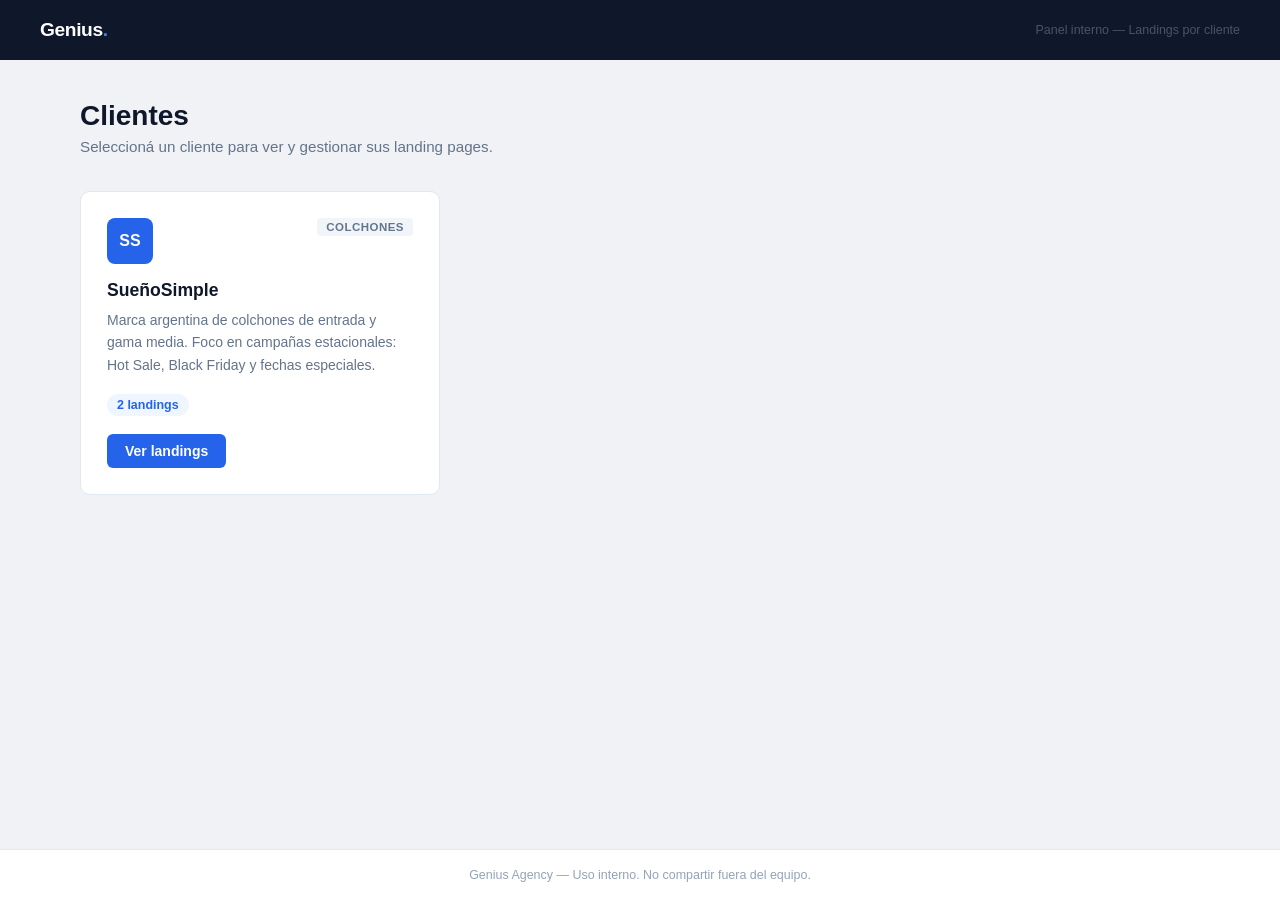
<file: index.html>
<!DOCTYPE html>
<html lang="es">
<head>
  <meta charset="UTF-8">
  <meta name="viewport" content="width=device-width, initial-scale=1.0">
  <title>Genius Agency — Landings</title>
  <link rel="stylesheet" href="css/styles.css">
</head>
<body>

  <header class="site-header">
    <a href="index.html" class="brand">Genius<span>.</span></a>
    <span class="header-meta">Panel interno — Landings por cliente</span>
  </header>

  <main>
    <div class="page-header">
      <h1>Clientes</h1>
      <p>Seleccioná un cliente para ver y gestionar sus landing pages.</p>
    </div>

    <div class="client-grid">

      <div class="client-card">
        <div class="client-card-top">
          <div class="client-avatar av-blue">SS</div>
          <span class="client-industry">Colchones</span>
        </div>
        <h2>SueñoSimple</h2>
        <p>Marca argentina de colchones de entrada y gama media. Foco en campañas estacionales: Hot Sale, Black Friday y fechas especiales.</p>
        <span class="client-stat">2 landings</span>
        <br>
        <a href="suenosimple/index.html" class="btn btn-primary">Ver landings</a>
      </div>

      <!-- <div class="client-card">
        <div class="client-card-top">
          <div class="client-avatar av-slate">TS</div>
          <span class="client-industry">Tecnología</span>
        </div>
        <h2>TechStore</h2>
        <p>Retailer de electrónica y accesorios tecnológicos. Activo en campañas de descuento y lanzamientos de producto durante todo el año.</p>
        <span class="client-stat">2 landings</span>
        <br>
        <a href="techstore/index.html" class="btn btn-primary">Ver landings</a>
      </div> -->

      <!-- <div class="client-card">
        <div class="client-card-top">
          <div class="client-avatar av-rose">ML</div>
          <span class="client-industry">Moda</span>
        </div>
        <h2>ModaLatam</h2>
        <p>Marca de indumentaria femenina con presencia en Argentina, Chile y Colombia. Campañas orientadas a colecciones estacionales y eventos de descuento.</p>
        <span class="client-stat">2 landings</span>
        <br>
        <a href="modalatam/index.html" class="btn btn-primary">Ver landings</a>
      </div> -->

    </div>
  </main>

  <footer class="site-footer">
    Genius Agency &mdash; Uso interno. No compartir fuera del equipo.
  </footer>

</body>
</html>
</file>
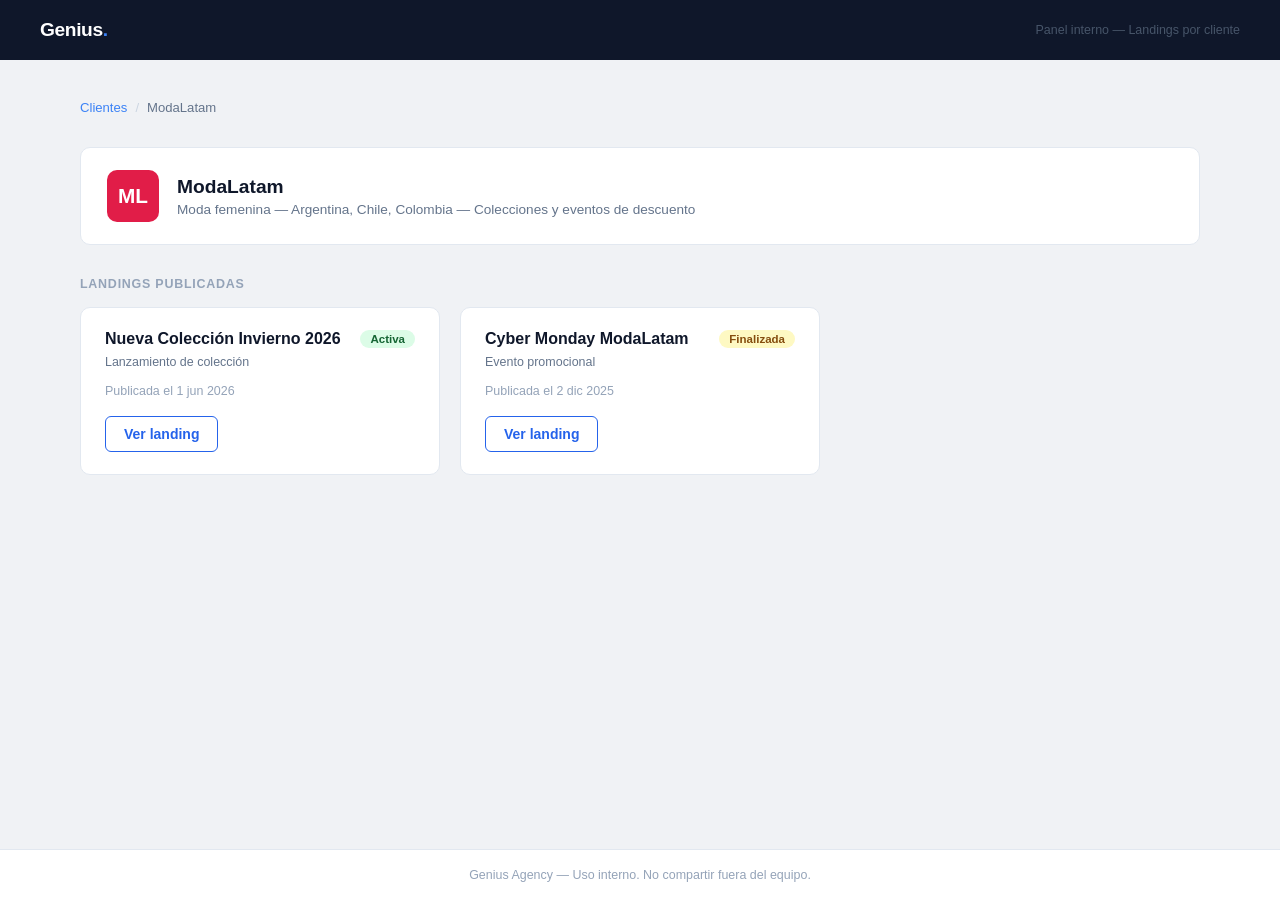
<file: modalatam/index.html>
<!DOCTYPE html>
<html lang="es">
<head>
  <meta charset="UTF-8">
  <meta name="viewport" content="width=device-width, initial-scale=1.0">
  <title>ModaLatam — Landings | Genius</title>
  <link rel="stylesheet" href="../css/styles.css">
</head>
<body>

  <header class="site-header">
    <a href="../index.html" class="brand">Genius<span>.</span></a>
    <span class="header-meta">Panel interno — Landings por cliente</span>
  </header>

  <main>
    <nav class="breadcrumb">
      <a href="../index.html">Clientes</a>
      <span class="sep">/</span>
      <span>ModaLatam</span>
    </nav>

    <div class="client-info">
      <div class="client-info-avatar av-rose">ML</div>
      <div class="client-info-text">
        <h2>ModaLatam</h2>
        <p>Moda femenina &mdash; Argentina, Chile, Colombia &mdash; Colecciones y eventos de descuento</p>
      </div>
    </div>

    <p class="section-label">Landings publicadas</p>

    <div class="landing-grid">

      <div class="landing-card">
        <div class="landing-card-top">
          <div>
            <h3>Nueva Colección Invierno 2026</h3>
            <span class="landing-type">Lanzamiento de colección</span>
          </div>
          <span class="badge badge-active">Activa</span>
        </div>
        <p class="landing-date">Publicada el 1 jun 2026</p>
        <a href="nueva-coleccion.html" class="btn btn-outline">Ver landing</a>
      </div>

      <div class="landing-card">
        <div class="landing-card-top">
          <div>
            <h3>Cyber Monday ModaLatam</h3>
            <span class="landing-type">Evento promocional</span>
          </div>
          <span class="badge badge-inactive">Finalizada</span>
        </div>
        <p class="landing-date">Publicada el 2 dic 2025</p>
        <a href="cyber-monday.html" class="btn btn-outline">Ver landing</a>
      </div>

    </div>
  </main>

  <footer class="site-footer">
    Genius Agency &mdash; Uso interno. No compartir fuera del equipo.
  </footer>

</body>
</html>
</file>
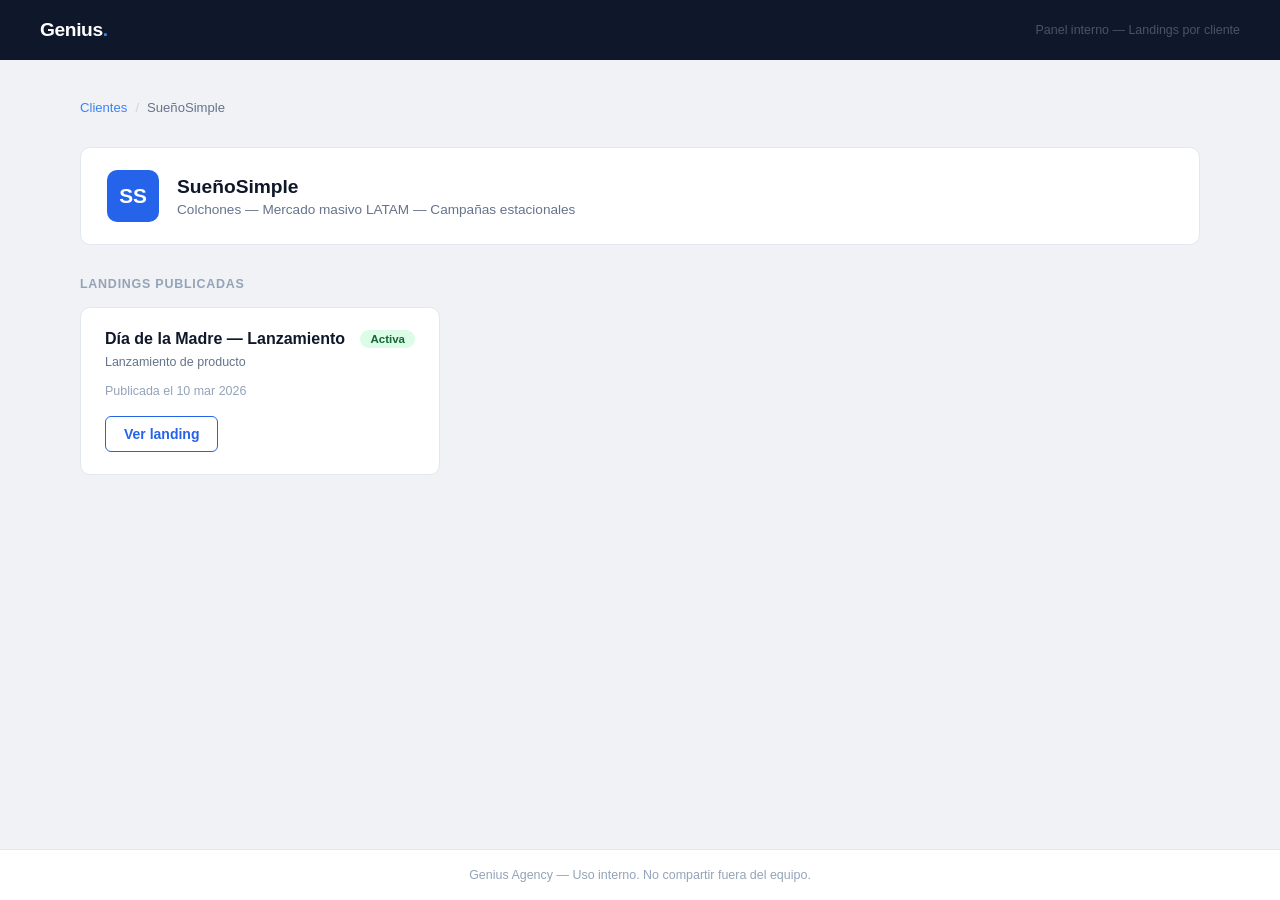
<file: suenosimple/index.html>
<!DOCTYPE html>
<html lang="es">
<head>
  <meta charset="UTF-8">
  <meta name="viewport" content="width=device-width, initial-scale=1.0">
  <title>SueñoSimple — Landings | Genius</title>
  <link rel="stylesheet" href="../css/styles.css">
</head>
<body>

  <header class="site-header">
    <a href="../index.html" class="brand">Genius<span>.</span></a>
    <span class="header-meta">Panel interno — Landings por cliente</span>
  </header>

  <main>
    <nav class="breadcrumb">
      <a href="../index.html">Clientes</a>
      <span class="sep">/</span>
      <span>SueñoSimple</span>
    </nav>

    <div class="client-info">
      <div class="client-info-avatar av-blue">SS</div>
      <div class="client-info-text">
        <h2>SueñoSimple</h2>
        <p>Colchones &mdash; Mercado masivo LATAM &mdash; Campañas estacionales</p>
      </div>
    </div>

    <p class="section-label">Landings publicadas</p>

    <div class="landing-grid">

      <!-- <div class="landing-card">
        <div class="landing-card-top">
          <div>
            <h3>Economica Pro — Lanzamiento</h3>
            <span class="landing-type">Lanzamiento de producto</span>
          </div>
          <span class="badge badge-active">Activa</span>
        </div>
        <p class="landing-date">Publicada el 10 mar 2026</p>
        <a href="economica-pro.html" class="btn btn-outline">Ver landing</a>
      </div> -->

      <div class="landing-card">
        <div class="landing-card-top">
          <div>
            <h3>Día de la Madre — Lanzamiento</h3>
            <span class="landing-type">Lanzamiento de producto</span>
          </div>
          <span class="badge badge-active">Activa</span>
        </div>
        <p class="landing-date">Publicada el 10 mar 2026</p>
        <a href="diamadre.html" class="btn btn-outline">Ver landing</a>
      </div>

    </div>
  </main>

  <footer class="site-footer">
    Genius Agency &mdash; Uso interno. No compartir fuera del equipo.
  </footer>

</body>
</html>
</file>
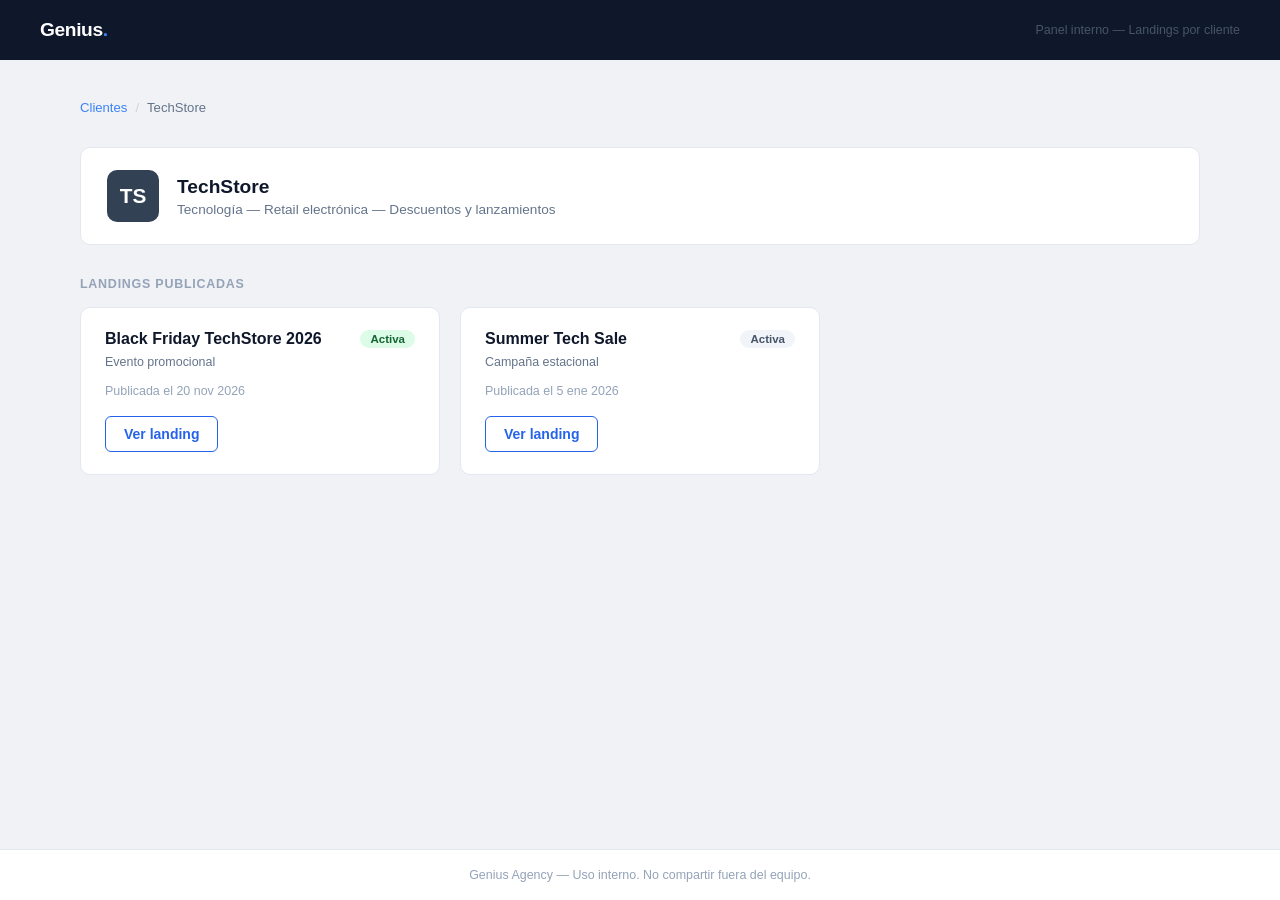
<file: techstore/index.html>
<!DOCTYPE html>
<html lang="es">
<head>
  <meta charset="UTF-8">
  <meta name="viewport" content="width=device-width, initial-scale=1.0">
  <title>TechStore — Landings | Genius</title>
  <link rel="stylesheet" href="../css/styles.css">
</head>
<body>

  <header class="site-header">
    <a href="../index.html" class="brand">Genius<span>.</span></a>
    <span class="header-meta">Panel interno — Landings por cliente</span>
  </header>

  <main>
    <nav class="breadcrumb">
      <a href="../index.html">Clientes</a>
      <span class="sep">/</span>
      <span>TechStore</span>
    </nav>

    <div class="client-info">
      <div class="client-info-avatar av-slate">TS</div>
      <div class="client-info-text">
        <h2>TechStore</h2>
        <p>Tecnología &mdash; Retail electrónica &mdash; Descuentos y lanzamientos</p>
      </div>
    </div>

    <p class="section-label">Landings publicadas</p>

    <div class="landing-grid">

      <div class="landing-card">
        <div class="landing-card-top">
          <div>
            <h3>Black Friday TechStore 2026</h3>
            <span class="landing-type">Evento promocional</span>
          </div>
          <span class="badge badge-active">Activa</span>
        </div>
        <p class="landing-date">Publicada el 20 nov 2026</p>
        <a href="black-friday.html" class="btn btn-outline">Ver landing</a>
      </div>

      <div class="landing-card">
        <div class="landing-card-top">
          <div>
            <h3>Summer Tech Sale</h3>
            <span class="landing-type">Campaña estacional</span>
          </div>
          <span class="badge badge-draft">Activa</span>
        </div>
        <p class="landing-date">Publicada el 5 ene 2026</p>
        <a href="summer-tech.html" class="btn btn-outline">Ver landing</a>
      </div>

    </div>
  </main>

  <footer class="site-footer">
    Genius Agency &mdash; Uso interno. No compartir fuera del equipo.
  </footer>

</body>
</html>
</file>
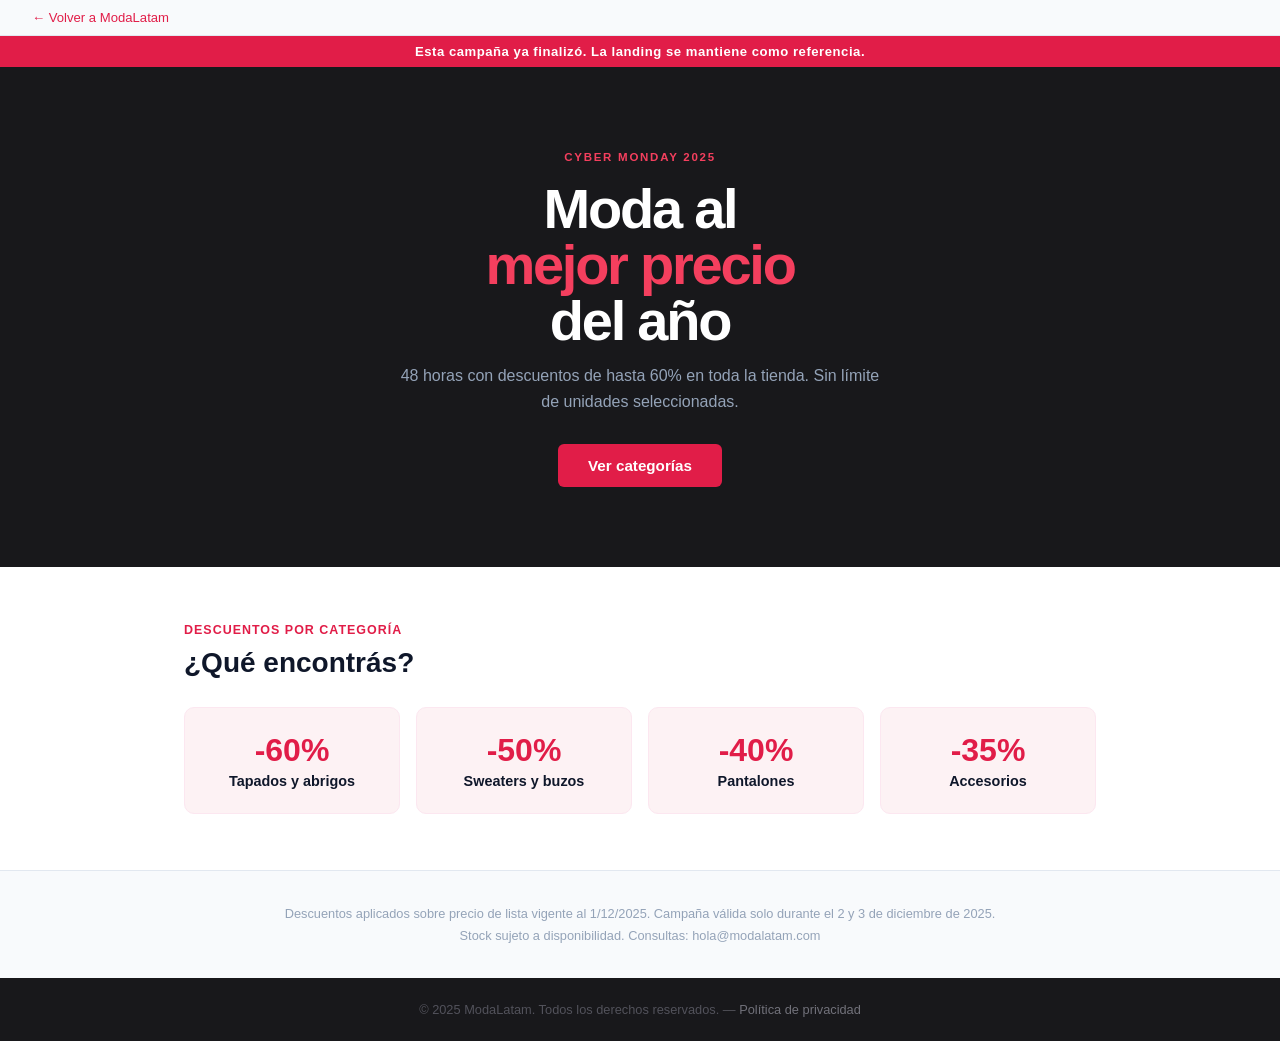
<file: modalatam/cyber-monday.html>
<!DOCTYPE html>
<html lang="es">
<head>
  <meta charset="UTF-8">
  <meta name="viewport" content="width=device-width, initial-scale=1.0">
  <title>Cyber Monday — ModaLatam</title>
  <style>
    *, *::before, *::after { box-sizing: border-box; margin: 0; padding: 0; }

    body {
      font-family: -apple-system, BlinkMacSystemFont, 'Segoe UI', Roboto, sans-serif;
      background: #ffffff;
      color: #0f172a;
    }

    .back-bar {
      background: #f8fafc;
      border-bottom: 1px solid #e2e8f0;
      padding: 10px 32px;
      font-size: 0.82rem;
    }

    .back-bar a { color: #e11d48; text-decoration: none; }
    .back-bar a:hover { text-decoration: underline; }

    .notice-bar {
      background: #e11d48;
      color: #fff;
      text-align: center;
      padding: 8px 16px;
      font-size: 0.82rem;
      font-weight: 600;
      letter-spacing: 0.04em;
    }

    .hero {
      background: #18181b;
      color: #fff;
      text-align: center;
      padding: 80px 24px;
    }

    .hero .event-tag {
      display: inline-block;
      font-size: 0.72rem;
      font-weight: 700;
      letter-spacing: 0.15em;
      text-transform: uppercase;
      color: #f43f5e;
      margin-bottom: 14px;
    }

    .hero h1 {
      font-size: 3.5rem;
      font-weight: 900;
      letter-spacing: -0.04em;
      line-height: 1;
      margin-bottom: 14px;
    }

    .hero h1 .highlight { color: #f43f5e; }

    .hero p {
      font-size: 1rem;
      color: #94a3b8;
      max-width: 480px;
      margin: 0 auto 28px;
      line-height: 1.65;
    }

    .btn-red {
      background: #e11d48;
      color: #fff;
      padding: 13px 30px;
      border-radius: 6px;
      font-size: 0.95rem;
      font-weight: 700;
      text-decoration: none;
      display: inline-block;
      transition: background 0.15s;
    }

    .btn-red:hover { background: #be123c; }

    .categories {
      padding: 56px 24px;
      max-width: 960px;
      margin: 0 auto;
    }

    .categories .label {
      font-size: 0.78rem;
      font-weight: 700;
      text-transform: uppercase;
      letter-spacing: 0.08em;
      color: #e11d48;
      margin-bottom: 10px;
    }

    .categories h2 {
      font-size: 1.75rem;
      font-weight: 800;
      margin-bottom: 28px;
    }

    .cat-grid {
      display: grid;
      grid-template-columns: repeat(auto-fill, minmax(200px, 1fr));
      gap: 16px;
    }

    .cat-card {
      background: #fdf2f4;
      border-radius: 10px;
      padding: 24px 20px;
      text-align: center;
      border: 1px solid #fce7f0;
      transition: box-shadow 0.15s;
    }

    .cat-card:hover { box-shadow: 0 4px 16px rgba(225,29,72,0.1); }

    .cat-card .pct {
      font-size: 2rem;
      font-weight: 900;
      color: #e11d48;
      display: block;
      margin-bottom: 4px;
    }

    .cat-card h3 { font-size: 0.9rem; font-weight: 700; }

    .terms {
      background: #f8fafc;
      border-top: 1px solid #e2e8f0;
      padding: 32px 24px;
      text-align: center;
      font-size: 0.8rem;
      color: #94a3b8;
      line-height: 1.7;
    }

    .footer {
      background: #18181b;
      color: #52525b;
      text-align: center;
      padding: 24px;
      font-size: 0.8rem;
    }

    .footer a { color: #71717a; text-decoration: none; }
  </style>
</head>
<body>

  <div class="back-bar">
    <a href="index.html">← Volver a ModaLatam</a>
  </div>

  <div class="notice-bar">Esta campaña ya finalizó. La landing se mantiene como referencia.</div>

  <section class="hero">
    <p class="event-tag">Cyber Monday 2025</p>
    <h1>Moda al<br><span class="highlight">mejor precio</span><br>del año</h1>
    <p>48 horas con descuentos de hasta 60% en toda la tienda. Sin límite de unidades seleccionadas.</p>
    <a href="#categorias" class="btn-red">Ver categorías</a>
  </section>

  <section class="categories" id="categorias">
    <p class="label">Descuentos por categoría</p>
    <h2>¿Qué encontrás?</h2>
    <div class="cat-grid">
      <div class="cat-card">
        <span class="pct">-60%</span>
        <h3>Tapados y abrigos</h3>
      </div>
      <div class="cat-card">
        <span class="pct">-50%</span>
        <h3>Sweaters y buzos</h3>
      </div>
      <div class="cat-card">
        <span class="pct">-40%</span>
        <h3>Pantalones</h3>
      </div>
      <div class="cat-card">
        <span class="pct">-35%</span>
        <h3>Accesorios</h3>
      </div>
    </div>
  </section>

  <div class="terms">
    Descuentos aplicados sobre precio de lista vigente al 1/12/2025. Campaña válida solo durante el 2 y 3 de diciembre de 2025.<br>
    Stock sujeto a disponibilidad. Consultas: hola@modalatam.com
  </div>

  <footer class="footer">
    &copy; 2025 ModaLatam. Todos los derechos reservados. &mdash;
    <a href="#">Política de privacidad</a>
  </footer>

</body>
</html>
</file>
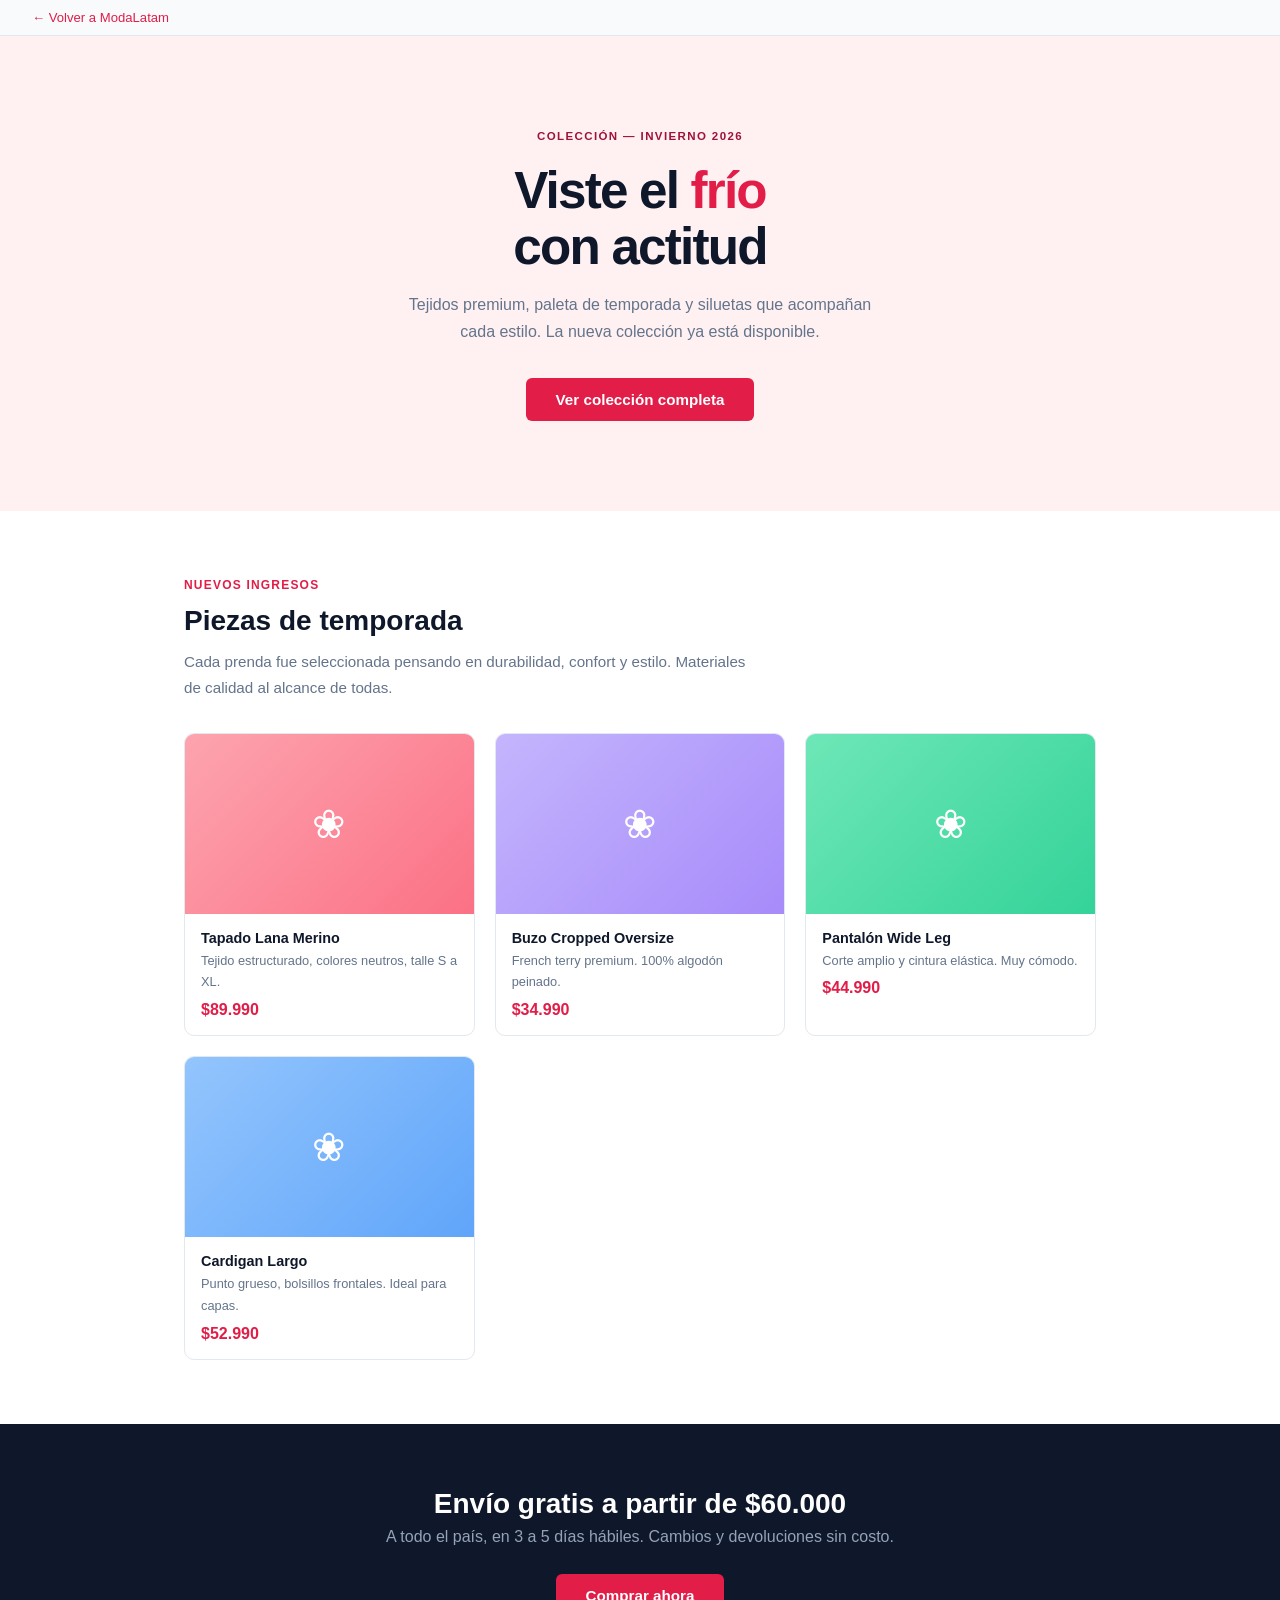
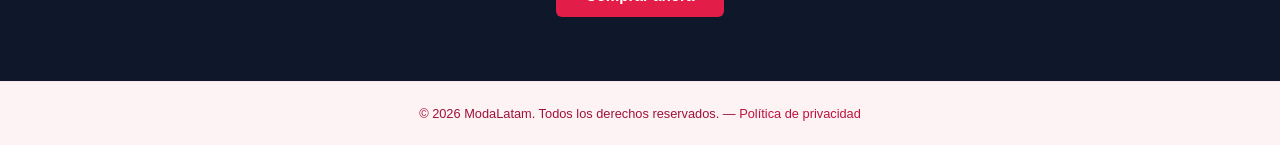
<file: modalatam/nueva-coleccion.html>
<!DOCTYPE html>
<html lang="es">
<head>
  <meta charset="UTF-8">
  <meta name="viewport" content="width=device-width, initial-scale=1.0">
  <title>Nueva Colección Invierno 2026 — ModaLatam</title>
  <style>
    *, *::before, *::after { box-sizing: border-box; margin: 0; padding: 0; }

    body {
      font-family: -apple-system, BlinkMacSystemFont, 'Segoe UI', Roboto, sans-serif;
      background: #ffffff;
      color: #0f172a;
    }

    .back-bar {
      background: #f8fafc;
      border-bottom: 1px solid #e2e8f0;
      padding: 10px 32px;
      font-size: 0.82rem;
    }

    .back-bar a { color: #e11d48; text-decoration: none; }
    .back-bar a:hover { text-decoration: underline; }

    .hero {
      background: #fff1f2;
      text-align: center;
      padding: 90px 24px;
    }

    .hero .season-tag {
      display: inline-block;
      font-size: 0.72rem;
      font-weight: 700;
      letter-spacing: 0.12em;
      text-transform: uppercase;
      color: #9f1239;
      margin-bottom: 16px;
    }

    .hero h1 {
      font-size: 3.2rem;
      font-weight: 900;
      letter-spacing: -0.035em;
      line-height: 1.1;
      color: #0f172a;
      margin-bottom: 16px;
    }

    .hero h1 em {
      font-style: normal;
      color: #e11d48;
    }

    .hero p {
      font-size: 1rem;
      color: #64748b;
      max-width: 500px;
      margin: 0 auto 32px;
      line-height: 1.7;
    }

    .btn-rose {
      background: #e11d48;
      color: #fff;
      padding: 13px 30px;
      border-radius: 6px;
      font-size: 0.95rem;
      font-weight: 700;
      text-decoration: none;
      display: inline-block;
      transition: background 0.15s;
    }

    .btn-rose:hover { background: #be123c; }

    .section {
      padding: 64px 24px;
      max-width: 960px;
      margin: 0 auto;
    }

    .section .eyebrow {
      font-size: 0.75rem;
      font-weight: 700;
      text-transform: uppercase;
      letter-spacing: 0.1em;
      color: #e11d48;
      margin-bottom: 10px;
    }

    .section h2 {
      font-size: 1.75rem;
      font-weight: 800;
      margin-bottom: 12px;
    }

    .section p {
      font-size: 0.95rem;
      color: #64748b;
      line-height: 1.7;
      max-width: 580px;
      margin-bottom: 16px;
    }

    .collection-grid {
      display: grid;
      grid-template-columns: repeat(auto-fill, minmax(220px, 1fr));
      gap: 20px;
      margin-top: 32px;
    }

    .item-card {
      border: 1px solid #e2e8f0;
      border-radius: 10px;
      overflow: hidden;
    }

    .item-img {
      height: 180px;
      background: #fda4af;
      display: flex;
      align-items: center;
      justify-content: center;
      font-size: 2.5rem;
      color: #fff;
    }

    .item-img.variant-a { background: linear-gradient(135deg, #fda4af, #fb7185); }
    .item-img.variant-b { background: linear-gradient(135deg, #c4b5fd, #a78bfa); }
    .item-img.variant-c { background: linear-gradient(135deg, #6ee7b7, #34d399); }
    .item-img.variant-d { background: linear-gradient(135deg, #93c5fd, #60a5fa); }

    .item-info {
      padding: 16px;
    }

    .item-info h3 { font-size: 0.9rem; font-weight: 700; margin-bottom: 4px; }
    .item-info .item-desc { font-size: 0.8rem; color: #64748b; margin-bottom: 8px; }
    .item-info .item-price { font-size: 1rem; font-weight: 800; color: #e11d48; }

    .cta-full {
      background: #0f172a;
      color: #fff;
      text-align: center;
      padding: 64px 24px;
    }

    .cta-full h2 { font-size: 1.75rem; font-weight: 800; margin-bottom: 8px; }
    .cta-full p { color: #94a3b8; margin-bottom: 28px; }

    .footer {
      background: #fdf2f4;
      border-top: 1px solid #fce7f0;
      color: #9f1239;
      text-align: center;
      padding: 24px;
      font-size: 0.8rem;
    }

    .footer a { color: #be123c; text-decoration: none; }
  </style>
</head>
<body>

  <div class="back-bar">
    <a href="index.html">← Volver a ModaLatam</a>
  </div>

  <section class="hero">
    <p class="season-tag">Colección &mdash; Invierno 2026</p>
    <h1>Viste el <em>frío</em><br>con actitud</h1>
    <p>Tejidos premium, paleta de temporada y siluetas que acompañan cada estilo. La nueva colección ya está disponible.</p>
    <a href="#coleccion" class="btn-rose">Ver colección completa</a>
  </section>

  <section class="section" id="coleccion">
    <p class="eyebrow">Nuevos ingresos</p>
    <h2>Piezas de temporada</h2>
    <p>Cada prenda fue seleccionada pensando en durabilidad, confort y estilo. Materiales de calidad al alcance de todas.</p>

    <div class="collection-grid">
      <div class="item-card">
        <div class="item-img variant-a">&#10048;</div>
        <div class="item-info">
          <h3>Tapado Lana Merino</h3>
          <p class="item-desc">Tejido estructurado, colores neutros, talle S a XL.</p>
          <div class="item-price">$89.990</div>
        </div>
      </div>
      <div class="item-card">
        <div class="item-img variant-b">&#10048;</div>
        <div class="item-info">
          <h3>Buzo Cropped Oversize</h3>
          <p class="item-desc">French terry premium. 100% algodón peinado.</p>
          <div class="item-price">$34.990</div>
        </div>
      </div>
      <div class="item-card">
        <div class="item-img variant-c">&#10048;</div>
        <div class="item-info">
          <h3>Pantalón Wide Leg</h3>
          <p class="item-desc">Corte amplio y cintura elástica. Muy cómodo.</p>
          <div class="item-price">$44.990</div>
        </div>
      </div>
      <div class="item-card">
        <div class="item-img variant-d">&#10048;</div>
        <div class="item-info">
          <h3>Cardigan Largo</h3>
          <p class="item-desc">Punto grueso, bolsillos frontales. Ideal para capas.</p>
          <div class="item-price">$52.990</div>
        </div>
      </div>
    </div>
  </section>

  <section class="cta-full">
    <h2>Envío gratis a partir de $60.000</h2>
    <p>A todo el país, en 3 a 5 días hábiles. Cambios y devoluciones sin costo.</p>
    <a href="#" class="btn-rose">Comprar ahora</a>
  </section>

  <footer class="footer">
    &copy; 2026 ModaLatam. Todos los derechos reservados. &mdash;
    <a href="#">Política de privacidad</a>
  </footer>

</body>
</html>
</file>
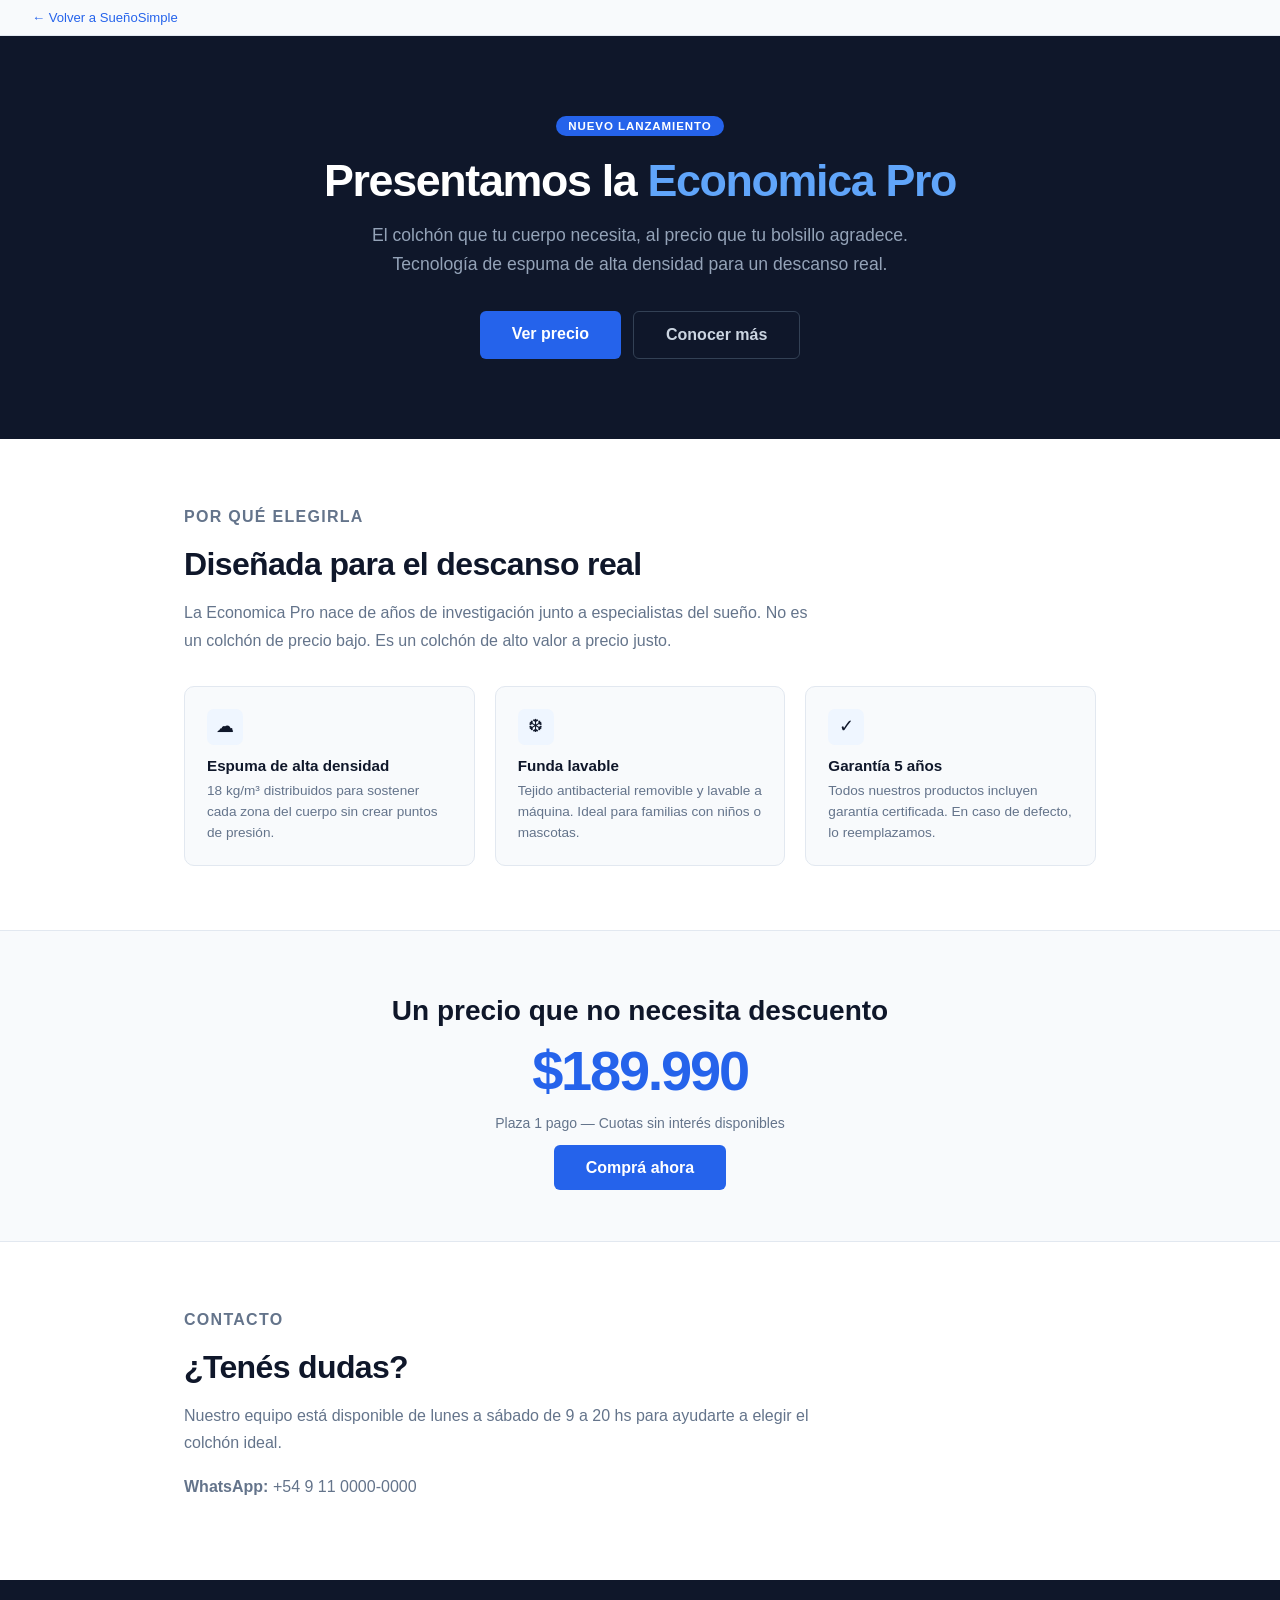
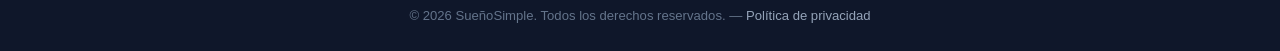
<file: suenosimple/economica-pro.html>
<!DOCTYPE html>
<html lang="es">
<head>
  <meta charset="UTF-8">
  <meta name="viewport" content="width=device-width, initial-scale=1.0">
  <title>Economica Pro — SueñoSimple</title>
  <style>
    *, *::before, *::after { box-sizing: border-box; margin: 0; padding: 0; }

    body {
      font-family: -apple-system, BlinkMacSystemFont, 'Segoe UI', Roboto, sans-serif;
      background: #ffffff;
      color: #0f172a;
    }

    .back-bar {
      background: #f8fafc;
      border-bottom: 1px solid #e2e8f0;
      padding: 10px 32px;
      font-size: 0.82rem;
    }

    .back-bar a {
      color: #2563eb;
      text-decoration: none;
    }

    .back-bar a:hover { text-decoration: underline; }

    .hero {
      background: #0f172a;
      color: #fff;
      text-align: center;
      padding: 80px 24px;
    }

    .hero .badge-tag {
      display: inline-block;
      background: #2563eb;
      color: #fff;
      font-size: 0.72rem;
      font-weight: 700;
      letter-spacing: 0.08em;
      text-transform: uppercase;
      padding: 4px 12px;
      border-radius: 20px;
      margin-bottom: 20px;
    }

    .hero h1 {
      font-size: 2.8rem;
      font-weight: 900;
      line-height: 1.1;
      margin-bottom: 16px;
      letter-spacing: -0.03em;
    }

    .hero h1 span { color: #60a5fa; }

    .hero p {
      font-size: 1.1rem;
      color: #94a3b8;
      max-width: 560px;
      margin: 0 auto 32px;
      line-height: 1.65;
    }

    .hero .cta-group { display: flex; gap: 12px; justify-content: center; flex-wrap: wrap; }

    .btn-hero-primary {
      background: #2563eb;
      color: #fff;
      padding: 14px 32px;
      border-radius: 6px;
      font-size: 1rem;
      font-weight: 700;
      text-decoration: none;
      transition: background 0.15s;
    }

    .btn-hero-primary:hover { background: #1d4ed8; }

    .btn-hero-secondary {
      background: transparent;
      color: #cbd5e1;
      padding: 14px 32px;
      border-radius: 6px;
      font-size: 1rem;
      font-weight: 600;
      text-decoration: none;
      border: 1.5px solid #334155;
      transition: border-color 0.15s;
    }

    .btn-hero-secondary:hover { border-color: #94a3b8; }

    .section {
      padding: 64px 24px;
      max-width: 960px;
      margin: 0 auto;
    }

    .section-title {
      font-size: 0.78rem;
      font-weight: 700;
      text-transform: uppercase;
      letter-spacing: 0.08em;
      color: #2563eb;
      margin-bottom: 10px;
    }

    .section h2 {
      font-size: 2rem;
      font-weight: 800;
      margin-bottom: 16px;
      letter-spacing: -0.02em;
    }

    .section p {
      font-size: 1rem;
      color: #64748b;
      line-height: 1.7;
      max-width: 640px;
      margin-bottom: 16px;
    }

    .features {
      display: grid;
      grid-template-columns: repeat(auto-fill, minmax(260px, 1fr));
      gap: 20px;
      margin-top: 32px;
    }

    .feature-card {
      background: #f8fafc;
      border: 1px solid #e2e8f0;
      border-radius: 10px;
      padding: 22px;
    }

    .feature-card .icon {
      width: 36px;
      height: 36px;
      background: #eff6ff;
      border-radius: 7px;
      display: flex;
      align-items: center;
      justify-content: center;
      font-size: 1.1rem;
      margin-bottom: 12px;
    }

    .feature-card h3 {
      font-size: 0.95rem;
      font-weight: 700;
      margin-bottom: 6px;
    }

    .feature-card p {
      font-size: 0.85rem;
      color: #64748b;
      line-height: 1.55;
      margin: 0;
    }

    .price-section {
      background: #f8fafc;
      border-top: 1px solid #e2e8f0;
      border-bottom: 1px solid #e2e8f0;
      padding: 64px 24px;
      text-align: center;
    }

    .price-section h2 {
      font-size: 1.75rem;
      font-weight: 800;
      margin-bottom: 8px;
    }

    .price-section .price {
      font-size: 3.5rem;
      font-weight: 900;
      color: #2563eb;
      letter-spacing: -0.04em;
      line-height: 1;
      margin: 16px 0;
    }

    .price-section .price-note {
      font-size: 0.875rem;
      color: #64748b;
      margin-bottom: 28px;
    }

    .footer {
      background: #0f172a;
      color: #64748b;
      text-align: center;
      padding: 28px 24px;
      font-size: 0.82rem;
    }

    .footer a { color: #94a3b8; text-decoration: none; }
  </style>
</head>
<body>

  <div class="back-bar">
    <a href="index.html">← Volver a SueñoSimple</a>
  </div>

  <section class="hero">
    <span class="badge-tag">Nuevo lanzamiento</span>
    <h1>Presentamos la <span>Economica Pro</span></h1>
    <p>El colchón que tu cuerpo necesita, al precio que tu bolsillo agradece. Tecnología de espuma de alta densidad para un descanso real.</p>
    <div class="cta-group">
      <a href="#precio" class="btn-hero-primary">Ver precio</a>
      <a href="#caracteristicas" class="btn-hero-secondary">Conocer más</a>
    </div>
  </section>

  <section class="section" id="caracteristicas">
    <p class="section-title">Por qué elegirla</p>
    <h2>Diseñada para el descanso real</h2>
    <p>La Economica Pro nace de años de investigación junto a especialistas del sueño. No es un colchón de precio bajo. Es un colchón de alto valor a precio justo.</p>

    <div class="features">
      <div class="feature-card">
        <div class="icon">&#9729;</div>
        <h3>Espuma de alta densidad</h3>
        <p>18 kg/m³ distribuidos para sostener cada zona del cuerpo sin crear puntos de presión.</p>
      </div>
      <div class="feature-card">
        <div class="icon">&#10054;</div>
        <h3>Funda lavable</h3>
        <p>Tejido antibacterial removible y lavable a máquina. Ideal para familias con niños o mascotas.</p>
      </div>
      <div class="feature-card">
        <div class="icon">&#10003;</div>
        <h3>Garantía 5 años</h3>
        <p>Todos nuestros productos incluyen garantía certificada. En caso de defecto, lo reemplazamos.</p>
      </div>
    </div>
  </section>

  <section class="price-section" id="precio">
    <h2>Un precio que no necesita descuento</h2>
    <div class="price">$189.990</div>
    <p class="price-note">Plaza 1 pago &mdash; Cuotas sin interés disponibles</p>
    <a href="#contacto" class="btn-hero-primary">Comprá ahora</a>
  </section>

  <section class="section" id="contacto">
    <p class="section-title">Contacto</p>
    <h2>¿Tenés dudas?</h2>
    <p>Nuestro equipo está disponible de lunes a sábado de 9 a 20 hs para ayudarte a elegir el colchón ideal.</p>
    <p><strong>WhatsApp:</strong> +54 9 11 0000-0000</p>
  </section>

  <footer class="footer">
    &copy; 2026 SueñoSimple. Todos los derechos reservados. &mdash;
    <a href="#">Política de privacidad</a>
  </footer>

</body>
</html>
</file>
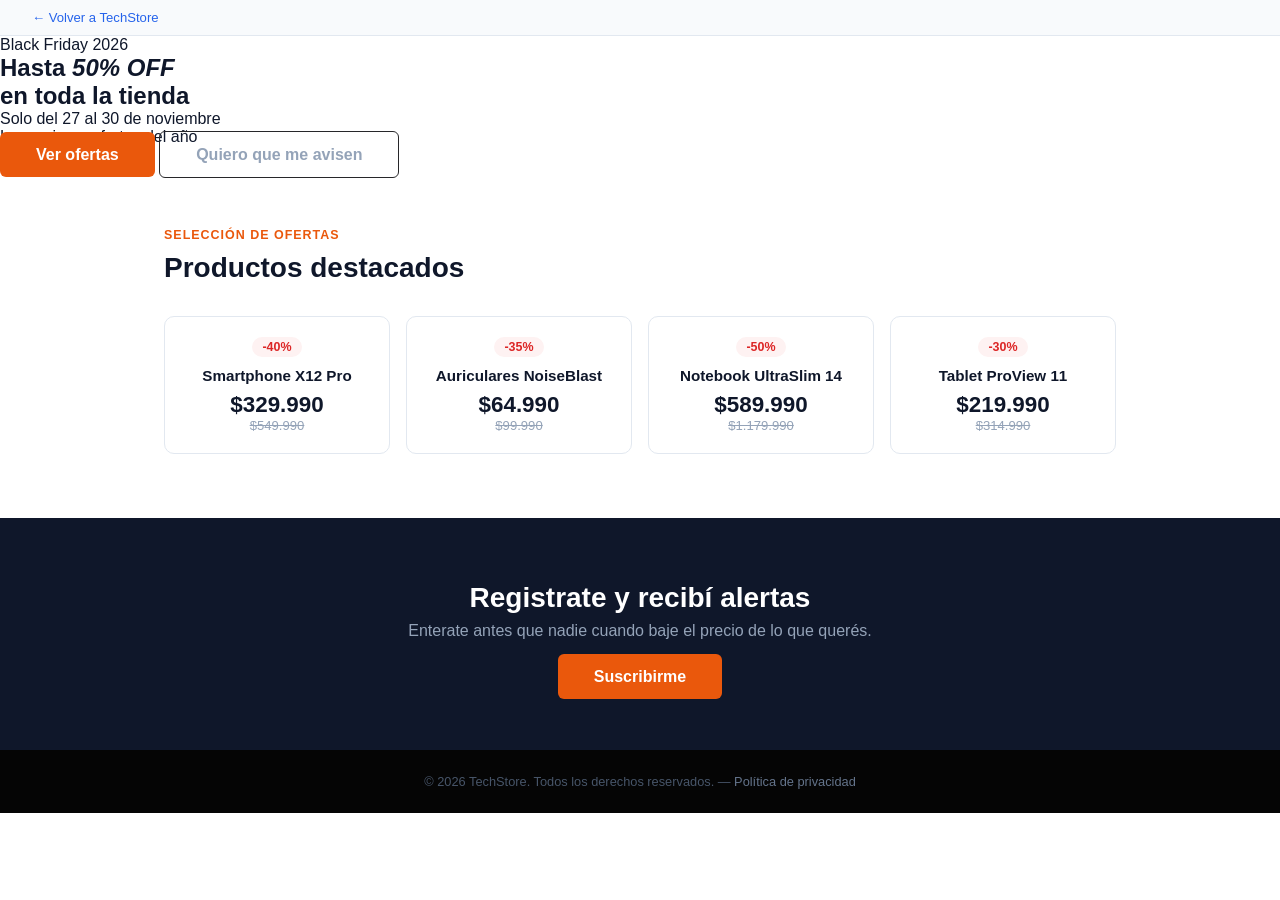
<file: techstore/black-friday.html>
<!DOCTYPE html>
<html lang="es">
<head>
  <meta charset="UTF-8">
  <meta name="viewport" content="width=device-width, initial-scale=1.0">
  <title>Black Friday TechStore 2026</title>
  <style>
    *, *::before, *::after { box-sizing: border-box; margin: 0; padding: 0; }

    body {
      font-family: -apple-system, BlinkMacSystemFont, 'Segoe UI', Roboto, sans-serif;
      background: #ffffff;
      color: #0f172a;
    }

    .back-bar {
      background: #f8fafc;
      border-bottom: 1px solid #e2e8f0;
      padding: 10px 32px;
      font-size: 0.82rem;
    }

    .back-bar a { color: #2563eb; text-decoration: none; }
    .back-bar a:hover { text-decoration: underline; }

    .hero-dark {
      background: #050505;
      color: #fff;
      text-align: center;
      padding: 90px 24px;
      position: relative;
      overflow: hidden;
    }

    .hero-dark::before {
      content: '';
      position: absolute;
      inset: 0;
      background: radial-gradient(ellipse at 50% 0%, rgba(234,88,12,0.18) 0%, transparent 70%);
      pointer-events: none;
    }

    .hero-dark .event-label {
      display: inline-block;
      font-size: 0.72rem;
      font-weight: 700;
      letter-spacing: 0.15em;
      text-transform: uppercase;
      color: #fb923c;
      margin-bottom: 16px;
    }

    .hero-dark h1 {
      font-size: 3.5rem;
      font-weight: 900;
      letter-spacing: -0.04em;
      line-height: 1;
      margin-bottom: 8px;
    }

    .hero-dark h1 em {
      font-style: normal;
      color: #fb923c;
    }

    .hero-dark .subtitle {
      font-size: 1.15rem;
      color: #94a3b8;
      margin-bottom: 8px;
    }

    .hero-dark .offer-tag {
      display: inline-block;
      font-size: 2rem;
      font-weight: 900;
      color: #fbbf24;
      margin: 16px 0 32px;
    }

    .hero-dark .cta-group { display: flex; gap: 12px; justify-content: center; flex-wrap: wrap; }

    .btn-orange {
      background: #ea580c;
      color: #fff;
      padding: 14px 36px;
      border-radius: 6px;
      font-size: 1rem;
      font-weight: 700;
      text-decoration: none;
      transition: background 0.15s;
    }

    .btn-orange:hover { background: #c2410c; }

    .btn-ghost {
      background: transparent;
      color: #94a3b8;
      padding: 14px 36px;
      border-radius: 6px;
      font-size: 1rem;
      font-weight: 600;
      text-decoration: none;
      border: 1.5px solid #27272a;
      transition: border-color 0.15s;
    }

    .btn-ghost:hover { border-color: #52525b; }

    .deals-section {
      padding: 64px 24px;
      max-width: 1000px;
      margin: 0 auto;
    }

    .deals-section .label {
      font-size: 0.78rem;
      font-weight: 700;
      text-transform: uppercase;
      letter-spacing: 0.08em;
      color: #ea580c;
      margin-bottom: 10px;
    }

    .deals-section h2 {
      font-size: 1.75rem;
      font-weight: 800;
      margin-bottom: 32px;
    }

    .deals-grid {
      display: grid;
      grid-template-columns: repeat(auto-fill, minmax(220px, 1fr));
      gap: 16px;
    }

    .deal-card {
      border: 1px solid #e2e8f0;
      border-radius: 10px;
      padding: 20px;
      text-align: center;
    }

    .deal-card .discount {
      display: inline-block;
      background: #fef2f2;
      color: #dc2626;
      font-size: 0.78rem;
      font-weight: 700;
      padding: 3px 10px;
      border-radius: 20px;
      margin-bottom: 10px;
    }

    .deal-card h3 {
      font-size: 0.95rem;
      font-weight: 700;
      margin-bottom: 8px;
    }

    .deal-card .price-now {
      font-size: 1.4rem;
      font-weight: 900;
      color: #0f172a;
    }

    .deal-card .price-before {
      font-size: 0.82rem;
      color: #94a3b8;
      text-decoration: line-through;
    }

    .cta-section {
      background: #0f172a;
      color: #fff;
      text-align: center;
      padding: 64px 24px;
    }

    .cta-section h2 {
      font-size: 1.75rem;
      font-weight: 800;
      margin-bottom: 8px;
    }

    .cta-section p {
      color: #94a3b8;
      margin-bottom: 28px;
    }

    .footer-dark {
      background: #050505;
      color: #475569;
      text-align: center;
      padding: 24px;
      font-size: 0.8rem;
    }

    .footer-dark a { color: #64748b; text-decoration: none; }
  </style>
</head>
<body>

  <div class="back-bar">
    <a href="index.html">← Volver a TechStore</a>
  </div>

  <section class="hero">
    <span class="event-label">Black Friday 2026</span>
    <h1>Hasta <em>50% OFF</em><br>en toda la tienda</h1>
    <p class="subtitle">Solo del 27 al 30 de noviembre</p>
    <div class="offer-tag">Las mejores ofertas del año</div>
    <div class="cta-group">
      <a href="#ofertas" class="btn-orange">Ver ofertas</a>
      <a href="#suscribir" class="btn-ghost">Quiero que me avisen</a>
    </div>
  </section>

  <section class="deals-section" id="ofertas">
    <p class="label">Selección de ofertas</p>
    <h2>Productos destacados</h2>
    <div class="deals-grid">
      <div class="deal-card">
        <span class="discount">-40%</span>
        <h3>Smartphone X12 Pro</h3>
        <div class="price-now">$329.990</div>
        <div class="price-before">$549.990</div>
      </div>
      <div class="deal-card">
        <span class="discount">-35%</span>
        <h3>Auriculares NoiseBlast</h3>
        <div class="price-now">$64.990</div>
        <div class="price-before">$99.990</div>
      </div>
      <div class="deal-card">
        <span class="discount">-50%</span>
        <h3>Notebook UltraSlim 14</h3>
        <div class="price-now">$589.990</div>
        <div class="price-before">$1.179.990</div>
      </div>
      <div class="deal-card">
        <span class="discount">-30%</span>
        <h3>Tablet ProView 11</h3>
        <div class="price-now">$219.990</div>
        <div class="price-before">$314.990</div>
      </div>
    </div>
  </section>

  <section class="cta-section" id="suscribir">
    <h2>Registrate y recibí alertas</h2>
    <p>Enterate antes que nadie cuando baje el precio de lo que querés.</p>
    <a href="#" class="btn-orange">Suscribirme</a>
  </section>

  <footer class="footer-dark">
    &copy; 2026 TechStore. Todos los derechos reservados. &mdash;
    <a href="#">Política de privacidad</a>
  </footer>

</body>
</html>
</file>
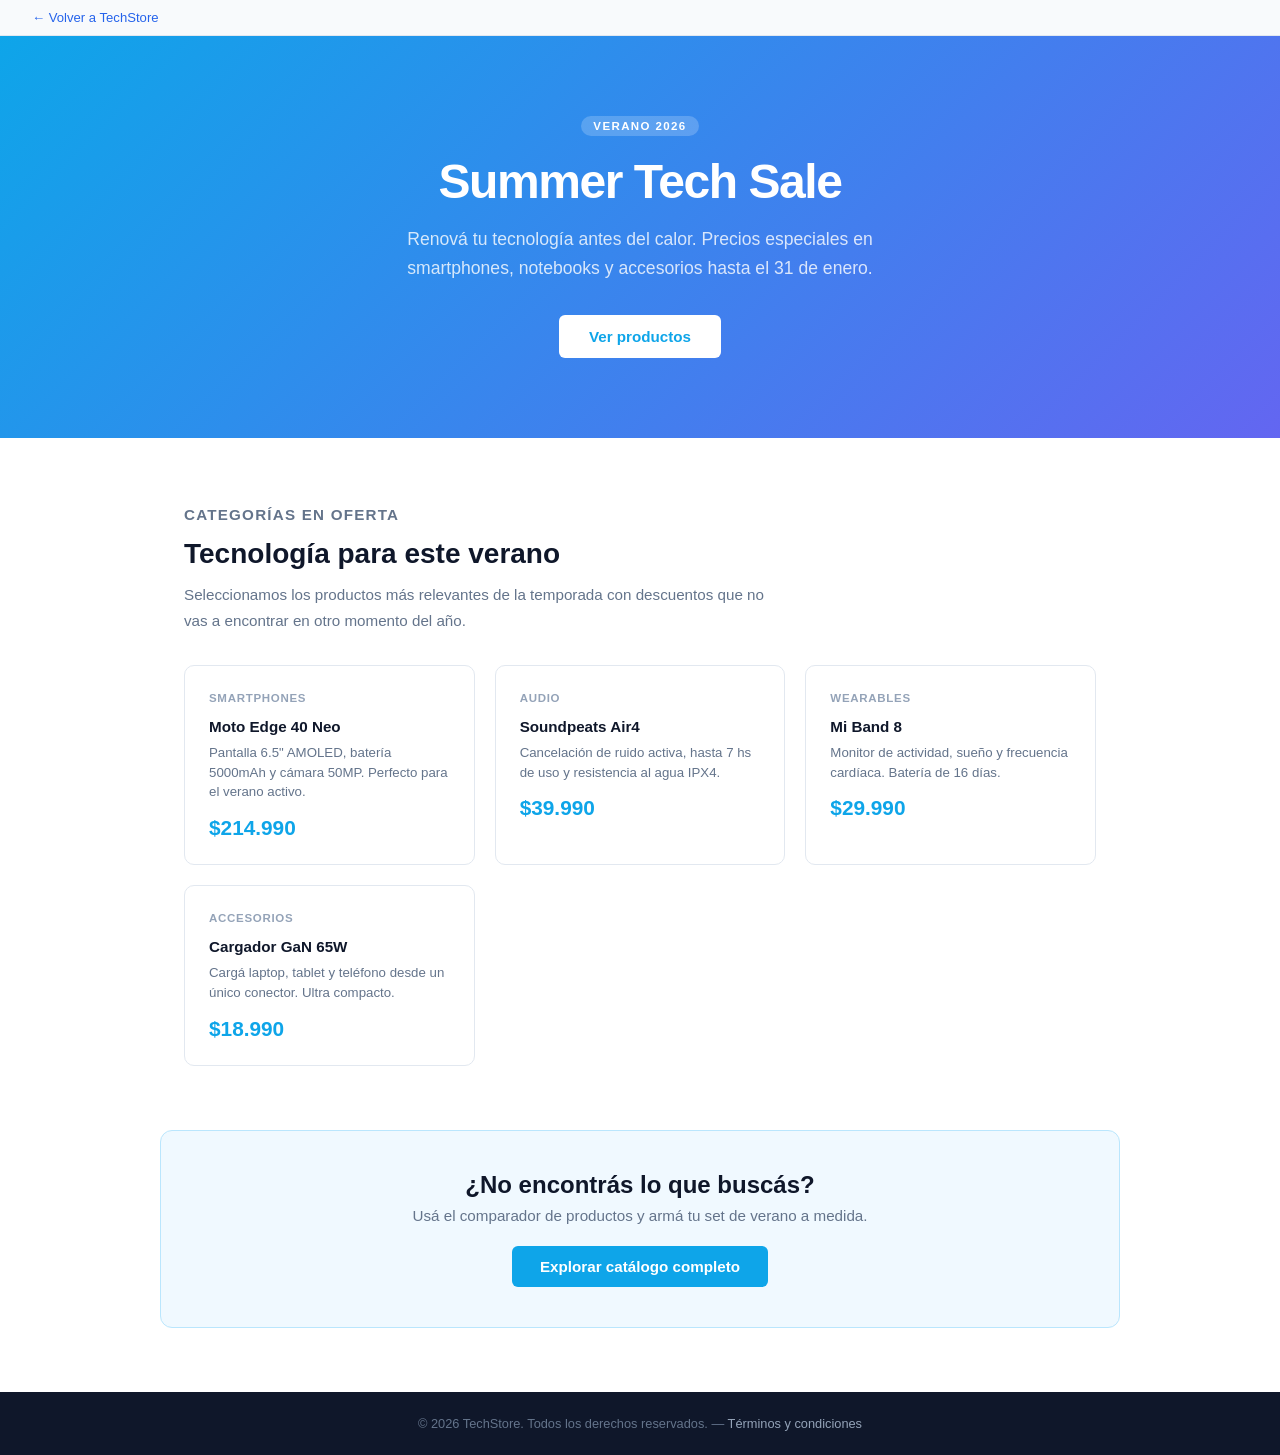
<file: techstore/summer-tech.html>
<!DOCTYPE html>
<html lang="es">
<head>
  <meta charset="UTF-8">
  <meta name="viewport" content="width=device-width, initial-scale=1.0">
  <title>Summer Tech Sale — TechStore</title>
  <style>
    *, *::before, *::after { box-sizing: border-box; margin: 0; padding: 0; }

    body {
      font-family: -apple-system, BlinkMacSystemFont, 'Segoe UI', Roboto, sans-serif;
      background: #ffffff;
      color: #0f172a;
    }

    .back-bar {
      background: #f8fafc;
      border-bottom: 1px solid #e2e8f0;
      padding: 10px 32px;
      font-size: 0.82rem;
    }

    .back-bar a { color: #2563eb; text-decoration: none; }
    .back-bar a:hover { text-decoration: underline; }

    .hero {
      background: linear-gradient(135deg, #0ea5e9 0%, #6366f1 100%);
      color: #fff;
      text-align: center;
      padding: 80px 24px;
    }

    .hero .eyebrow {
      display: inline-block;
      font-size: 0.72rem;
      font-weight: 700;
      letter-spacing: 0.12em;
      text-transform: uppercase;
      background: rgba(255,255,255,0.2);
      padding: 4px 12px;
      border-radius: 20px;
      margin-bottom: 20px;
    }

    .hero h1 {
      font-size: 3rem;
      font-weight: 900;
      letter-spacing: -0.03em;
      line-height: 1.1;
      margin-bottom: 16px;
    }

    .hero p {
      font-size: 1.1rem;
      color: rgba(255,255,255,0.8);
      max-width: 520px;
      margin: 0 auto 32px;
      line-height: 1.65;
    }

    .btn-white {
      background: #fff;
      color: #0ea5e9;
      padding: 13px 30px;
      border-radius: 6px;
      font-size: 0.95rem;
      font-weight: 700;
      text-decoration: none;
      display: inline-block;
      transition: opacity 0.15s;
    }

    .btn-white:hover { opacity: 0.9; }

    .section {
      padding: 64px 24px;
      max-width: 960px;
      margin: 0 auto;
    }

    .section-tag {
      font-size: 0.78rem;
      font-weight: 700;
      text-transform: uppercase;
      letter-spacing: 0.08em;
      color: #0ea5e9;
      margin-bottom: 10px;
    }

    .section h2 {
      font-size: 1.75rem;
      font-weight: 800;
      margin-bottom: 12px;
    }

    .section p {
      font-size: 0.95rem;
      color: #64748b;
      line-height: 1.7;
      max-width: 600px;
    }

    .products {
      display: grid;
      grid-template-columns: repeat(auto-fill, minmax(240px, 1fr));
      gap: 20px;
      margin-top: 32px;
    }

    .product-card {
      border: 1px solid #e2e8f0;
      border-radius: 10px;
      padding: 24px;
      transition: box-shadow 0.15s;
    }

    .product-card:hover { box-shadow: 0 4px 16px rgba(0,0,0,0.07); }

    .product-card .category {
      font-size: 0.72rem;
      font-weight: 600;
      text-transform: uppercase;
      letter-spacing: 0.06em;
      color: #94a3b8;
      margin-bottom: 10px;
    }

    .product-card h3 { font-size: 0.95rem; font-weight: 700; margin-bottom: 8px; }

    .product-card p { font-size: 0.83rem; color: #64748b; margin-bottom: 14px; line-height: 1.5; }

    .product-card .price {
      font-size: 1.3rem;
      font-weight: 900;
      color: #0ea5e9;
    }

    .cta-banner {
      background: #f0f9ff;
      border: 1px solid #bae6fd;
      border-radius: 12px;
      padding: 40px;
      text-align: center;
      margin: 0 24px 64px;
      max-width: 960px;
      margin-left: auto;
      margin-right: auto;
    }

    .cta-banner h2 { font-size: 1.5rem; font-weight: 800; margin-bottom: 8px; }
    .cta-banner p { color: #64748b; margin-bottom: 22px; font-size: 0.95rem; }

    .btn-primary {
      background: #0ea5e9;
      color: #fff;
      padding: 12px 28px;
      border-radius: 6px;
      font-size: 0.95rem;
      font-weight: 700;
      text-decoration: none;
      display: inline-block;
      transition: background 0.15s;
    }

    .btn-primary:hover { background: #0284c7; }

    .footer {
      background: #0f172a;
      color: #64748b;
      text-align: center;
      padding: 24px;
      font-size: 0.8rem;
    }

    .footer a { color: #94a3b8; text-decoration: none; }
  </style>
</head>
<body>

  <div class="back-bar">
    <a href="index.html">← Volver a TechStore</a>
  </div>

  <section class="hero">
    <span class="eyebrow">Verano 2026</span>
    <h1>Summer Tech Sale</h1>
    <p>Renová tu tecnología antes del calor. Precios especiales en smartphones, notebooks y accesorios hasta el 31 de enero.</p>
    <a href="#productos" class="btn-white">Ver productos</a>
  </section>

  <section class="section" id="productos">
    <p class="section-tag">Categorías en oferta</p>
    <h2>Tecnología para este verano</h2>
    <p>Seleccionamos los productos más relevantes de la temporada con descuentos que no vas a encontrar en otro momento del año.</p>

    <div class="products">
      <div class="product-card">
        <p class="category">Smartphones</p>
        <h3>Moto Edge 40 Neo</h3>
        <p>Pantalla 6.5" AMOLED, batería 5000mAh y cámara 50MP. Perfecto para el verano activo.</p>
        <div class="price">$214.990</div>
      </div>
      <div class="product-card">
        <p class="category">Audio</p>
        <h3>Soundpeats Air4</h3>
        <p>Cancelación de ruido activa, hasta 7 hs de uso y resistencia al agua IPX4.</p>
        <div class="price">$39.990</div>
      </div>
      <div class="product-card">
        <p class="category">Wearables</p>
        <h3>Mi Band 8</h3>
        <p>Monitor de actividad, sueño y frecuencia cardíaca. Batería de 16 días.</p>
        <div class="price">$29.990</div>
      </div>
      <div class="product-card">
        <p class="category">Accesorios</p>
        <h3>Cargador GaN 65W</h3>
        <p>Cargá laptop, tablet y teléfono desde un único conector. Ultra compacto.</p>
        <div class="price">$18.990</div>
      </div>
    </div>
  </section>

  <div class="cta-banner">
    <h2>¿No encontrás lo que buscás?</h2>
    <p>Usá el comparador de productos y armá tu set de verano a medida.</p>
    <a href="#" class="btn-primary">Explorar catálogo completo</a>
  </div>

  <footer class="footer">
    &copy; 2026 TechStore. Todos los derechos reservados. &mdash;
    <a href="#">Términos y condiciones</a>
  </footer>

</body>
</html>
</file>
<file: css/styles.css>
*, *::before, *::after { box-sizing: border-box; margin: 0; padding: 0; }

body {
  font-family: -apple-system, BlinkMacSystemFont, 'Segoe UI', Roboto, sans-serif;
  background: #f0f2f5;
  color: #0f172a;
  min-height: 100vh;
  display: flex;
  flex-direction: column;
}

/* ─── Header ─────────────────────────────────────── */

.site-header {
  background: #0f172a;
  padding: 0 40px;
  height: 60px;
  display: flex;
  align-items: center;
  justify-content: space-between;
  flex-shrink: 0;
}

.site-header .brand {
  font-size: 1.2rem;
  font-weight: 900;
  color: #fff;
  text-decoration: none;
  letter-spacing: -0.02em;
}

.site-header .brand span { color: #3b82f6; }

.site-header .header-meta {
  font-size: 0.78rem;
  color: #475569;
}

/* ─── Main ────────────────────────────────────────── */

main {
  flex: 1;
  padding: 40px;
  max-width: 1200px;
  margin: 0 auto;
  width: 100%;
}

/* ─── Breadcrumb ──────────────────────────────────── */

.breadcrumb {
  display: flex;
  align-items: center;
  gap: 8px;
  font-size: 0.82rem;
  color: #64748b;
  margin-bottom: 32px;
}

.breadcrumb a {
  color: #3b82f6;
  text-decoration: none;
}

.breadcrumb a:hover { text-decoration: underline; }
.breadcrumb .sep { color: #cbd5e1; }

/* ─── Page header ─────────────────────────────────── */

.page-header {
  margin-bottom: 36px;
}

.page-header h1 {
  font-size: 1.75rem;
  font-weight: 800;
  color: #0f172a;
  margin-bottom: 6px;
}

.page-header p {
  font-size: 0.95rem;
  color: #64748b;
}

/* ─── Client grid ─────────────────────────────────── */

.client-grid {
  display: grid;
  grid-template-columns: repeat(auto-fill, minmax(340px, 1fr));
  gap: 20px;
}

.client-card {
  background: #fff;
  border-radius: 10px;
  border: 1px solid #e2e8f0;
  padding: 26px;
  transition: box-shadow 0.15s;
}

.client-card:hover { box-shadow: 0 4px 20px rgba(0,0,0,0.08); }

.client-card-top {
  display: flex;
  align-items: flex-start;
  justify-content: space-between;
  margin-bottom: 16px;
}

.client-avatar {
  width: 46px;
  height: 46px;
  border-radius: 8px;
  display: flex;
  align-items: center;
  justify-content: center;
  font-size: 1rem;
  font-weight: 900;
  color: #fff;
  flex-shrink: 0;
}

.av-blue  { background: #2563eb; }
.av-slate { background: #334155; }
.av-rose  { background: #e11d48; }

.client-industry {
  font-size: 0.72rem;
  font-weight: 600;
  color: #64748b;
  background: #f1f5f9;
  padding: 3px 9px;
  border-radius: 4px;
  text-transform: uppercase;
  letter-spacing: 0.04em;
}

.client-card h2 {
  font-size: 1.1rem;
  font-weight: 700;
  color: #0f172a;
  margin-bottom: 8px;
}

.client-card p {
  font-size: 0.875rem;
  color: #64748b;
  line-height: 1.6;
  margin-bottom: 18px;
}

.client-stat {
  display: inline-block;
  font-size: 0.78rem;
  font-weight: 600;
  color: #2563eb;
  background: #eff6ff;
  padding: 4px 10px;
  border-radius: 20px;
  margin-bottom: 18px;
}

/* ─── Landing grid ────────────────────────────────── */

.section-label {
  font-size: 0.78rem;
  font-weight: 700;
  text-transform: uppercase;
  letter-spacing: 0.06em;
  color: #94a3b8;
  margin-bottom: 16px;
}

.landing-grid {
  display: grid;
  grid-template-columns: repeat(auto-fill, minmax(300px, 1fr));
  gap: 20px;
}

.landing-card {
  background: #fff;
  border-radius: 10px;
  border: 1px solid #e2e8f0;
  padding: 22px 24px;
  transition: box-shadow 0.15s;
}

.landing-card:hover { box-shadow: 0 4px 20px rgba(0,0,0,0.08); }

.landing-card-top {
  display: flex;
  justify-content: space-between;
  align-items: flex-start;
  margin-bottom: 10px;
}

.landing-card h3 {
  font-size: 1rem;
  font-weight: 700;
  color: #0f172a;
  margin-bottom: 4px;
}

.landing-type {
  font-size: 0.78rem;
  color: #64748b;
}

.landing-date {
  font-size: 0.78rem;
  color: #94a3b8;
  margin-top: 14px;
  margin-bottom: 18px;
}

/* ─── Status badges ───────────────────────────────── */

.badge {
  display: inline-flex;
  align-items: center;
  padding: 3px 10px;
  border-radius: 20px;
  font-size: 0.72rem;
  font-weight: 700;
  white-space: nowrap;
}

.badge-active   { background: #dcfce7; color: #166534; }
.badge-draft    { background: #f1f5f9; color: #475569; }
.badge-inactive { background: #fef9c3; color: #854d0e; }

/* ─── Buttons ─────────────────────────────────────── */

.btn {
  display: inline-block;
  padding: 9px 18px;
  border-radius: 6px;
  font-size: 0.875rem;
  font-weight: 600;
  text-decoration: none;
  cursor: pointer;
  border: none;
  transition: background 0.15s, opacity 0.15s;
}

.btn-primary { background: #2563eb; color: #fff; }
.btn-primary:hover { background: #1d4ed8; }

.btn-outline {
  background: transparent;
  color: #2563eb;
  border: 1.5px solid #2563eb;
}

.btn-outline:hover { background: #eff6ff; }

/* ─── Client info bar ─────────────────────────────── */

.client-info {
  display: flex;
  align-items: center;
  gap: 18px;
  padding: 22px 26px;
  background: #fff;
  border-radius: 10px;
  border: 1px solid #e2e8f0;
  margin-bottom: 32px;
}

.client-info-avatar {
  width: 52px;
  height: 52px;
  border-radius: 10px;
  display: flex;
  align-items: center;
  justify-content: center;
  font-size: 1.3rem;
  font-weight: 900;
  color: #fff;
  flex-shrink: 0;
}

.client-info-text h2 {
  font-size: 1.2rem;
  font-weight: 800;
  color: #0f172a;
  margin-bottom: 4px;
}

.client-info-text p {
  font-size: 0.85rem;
  color: #64748b;
}

/* ─── Footer ──────────────────────────────────────── */

.site-footer {
  text-align: center;
  padding: 18px 40px;
  font-size: 0.78rem;
  color: #94a3b8;
  border-top: 1px solid #e2e8f0;
  background: #fff;
}
</file>
